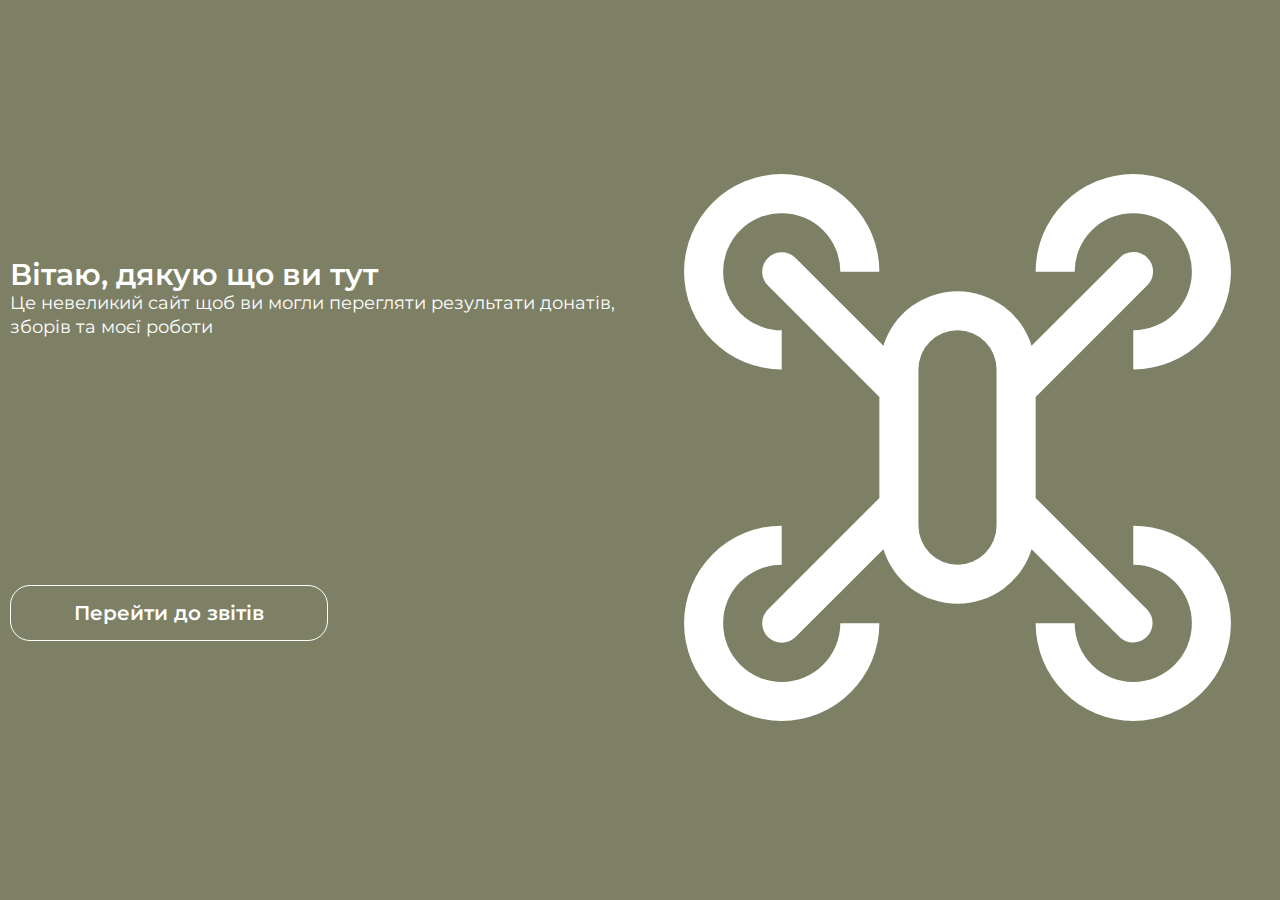
<file: index.html>
<!DOCTYPE html>
<html lang="en">
  <head>
    <meta charset="UTF-8" />
    <meta name="viewport" content="width=device-width, initial-scale=1.0" />
    <title>Drone for V</title>
    <link rel="stylesheet" href="/static/css/style.css">
    <link rel="preconnect" href="https://fonts.googleapis.com">
    <link rel="preconnect" href="https://fonts.gstatic.com" crossorigin>
    <link href="https://fonts.googleapis.com/css2?family=Montserrat:ital,wght@0,100..900;1,100..900&display=swap" rel="stylesheet">
  </head>
  <body>
    <!-- <header class="header"></header> -->
    <main class="main main-index">
      <div class="container">
        <div class="main__wrapper">
          <div class="main__text">
            <div class="main__text-wrapper">
              <h2 class="main__title page-title">Вітаю, дякую що ви тут</h2>
              <p class="main__descr page-descr">Це невеликий сайт щоб ви могли перегляти результати донатів, зборів та моєї роботи</p>
            </div>
            <div class="main__button">
              <a class="main__button-link" href="/reports.html">Перейти до звітів</a>
            </div>
          </div>
          <div class="main__decoration">
            <img class="main__decoration-img" src="/static/img//drone-svgrepo-com.svg" alt="decoration">
          </div>
        </div>
      </div>
    </main>
    <!-- <footer class="footer"></footer> -->
  </body>
</html>
</file>
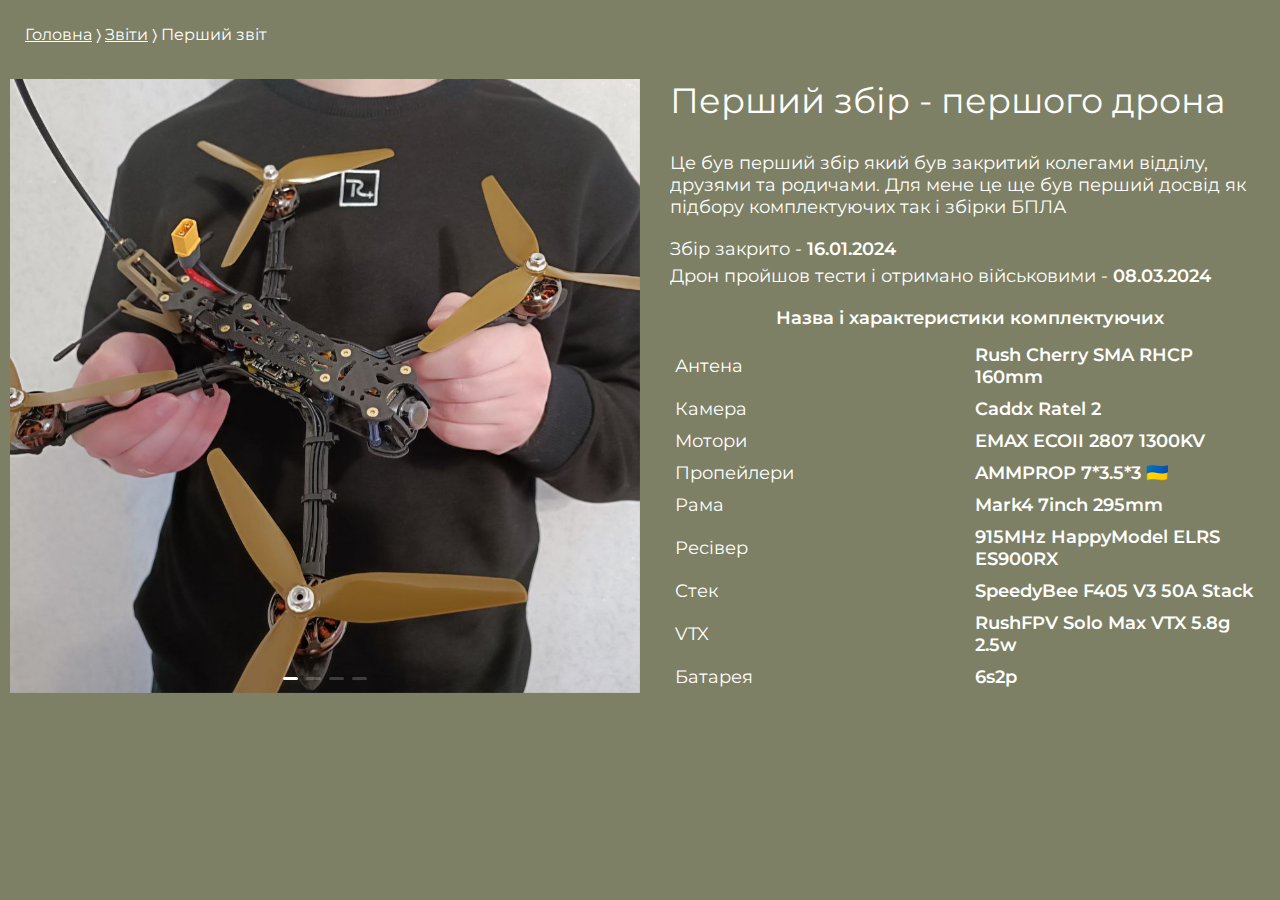
<file: report_1.html>
<!DOCTYPE html>
<html lang="en">
  <head>
    <meta charset="UTF-8" />
    <meta name="viewport" content="width=device-width, initial-scale=1.0" />
    <title>Drone for V</title>
    <link rel="stylesheet" href="https://cdn.jsdelivr.net/npm/swiper@11/swiper-bundle.min.css" />
    <link rel="stylesheet" href="/static/css/style.css">
    <link rel="preconnect" href="https://fonts.googleapis.com">
    <link rel="preconnect" href="https://fonts.gstatic.com" crossorigin>
    <link href="https://fonts.googleapis.com/css2?family=Montserrat:ital,wght@0,100..900;1,100..900&display=swap" rel="stylesheet">
  </head>
  <body>
    <!-- <header class="header"></header> -->
    <main class="main main-first-rp">
        <nav class="breadcrumb">
            <ul class="breadcrumb__list">
                <li class="breadcrumb__item"><a class="breadcrumb__link" href="/index.html">Головна</a></li>
                <li class="breadcrumb__item"><a class="breadcrumb__link" href="/reports.html">Звіти</a></li>
                <li class="breadcrumb__item"><span class="breadcrumb__page">Перший звіт</span></li>
            </ul>
        </nav>
      <div class="container">
        <section class="first-rp">
            <div class="first-rp__wrapper">
                <div class="first-rp__slider">
                    <div class="swiper mySwiper">
                        <div class="swiper-wrapper">
                            <div class="swiper-slide">
                                <img class="swiper-slide-img" src="/static/img/photo_2024-02-25_12-44-21.jpg" alt="">
                            </div>
                            <div class="swiper-slide">
                                <img class="swiper-slide-img" src="/static/img/photo_2024-02-25_12-44-212.jpg" alt="">
                            </div>
                            <div class="swiper-slide">
                                <img class="swiper-slide-img" src="/static/img/photo_2024-02-25_12-44-21 (2).jpg" alt="">
                            </div>
                            <div class="swiper-slide">
                                <img class="swiper-slide-img" src="/static/img/photo_2024-02-25_12-44-21 (3).jpg" alt="">
                            </div>
                        </div>
                        <div class="swiper-pagination"></div>
                    </div>
                </div>
                <div class="first-rp__table">
                    <h3 class="first-rp__table-title">Перший збір - першого дрона</h3>
                    <p class="first-rp__table-descr">
                        Це був перший збір який був закритий колегами відділу, друзями та родичами. 
                        Для мене це ще був перший досвід як підбору комплектуючих так і збірки БПЛА
                    </p>
                    <ul class="first-rp__table-list">
                        <li class="first-rp__table-checkpoint">Збір закрито - <span class="span-w600">16.01.2024</span></li>
                        <li class="first-rp__table-checkpoint">Дрон пройшов тести і отримано військовими - <span class="span-w600">08.03.2024</span></li>
                    </ul>
                    <div class="table" role="region" tabindex="0">
                        <table>
                            <caption class="table__caption">Назва і характеристики комплектуючих</caption>
                            <tbody>
                                <tr>
                                    <td>Антена</td>
                                    <td>Rush Cherry SMA RHCP 160mm</td>
                                </tr>
                                <tr>
                                    <td>Камера</td>
                                    <td>Caddx Ratel 2</td>
                                </tr>
                                <tr>
                                    <td>Мотори</td>
                                    <td>EMAX ECOII 2807 1300KV</td>
                                </tr>
                                <tr>
                                    <td>Пропейлери</td>
                                    <td>AMMPROP 7*3.5*3 🇺🇦</td>
                                </tr>
                                <tr>
                                    <td>Рама</td>
                                    <td>Mark4 7inch 295mm</td>
                                </tr>
                                <tr>
                                    <td>Ресівер</td>
                                    <td>915MHz HappyModel ELRS ES900RX</td>
                                </tr>
                                <tr>
                                    <td>Стек</td>
                                    <td>SpeedyBee F405 V3 50A Stack</td>
                                </tr>
                                <tr>
                                    <td>VTX</td>
                                    <td>RushFPV Solo Max VTX 5.8g 2.5w</td>
                                </tr>
                                <tr>
                                    <td>Батарея</td>
                                    <td>6s2p&nbsp;</td>
                                </tr>
                            </tbody>
                        </table>
                    </div>
                </div>
            </div>

        </section>
      </div>
    </main>
    <!-- <footer class="footer"></footer> -->

    <script src="https://cdn.jsdelivr.net/npm/swiper@11/swiper-bundle.min.js"></script>
    <script src="/js/main.js"></script>

  </body>
</html>
</file>
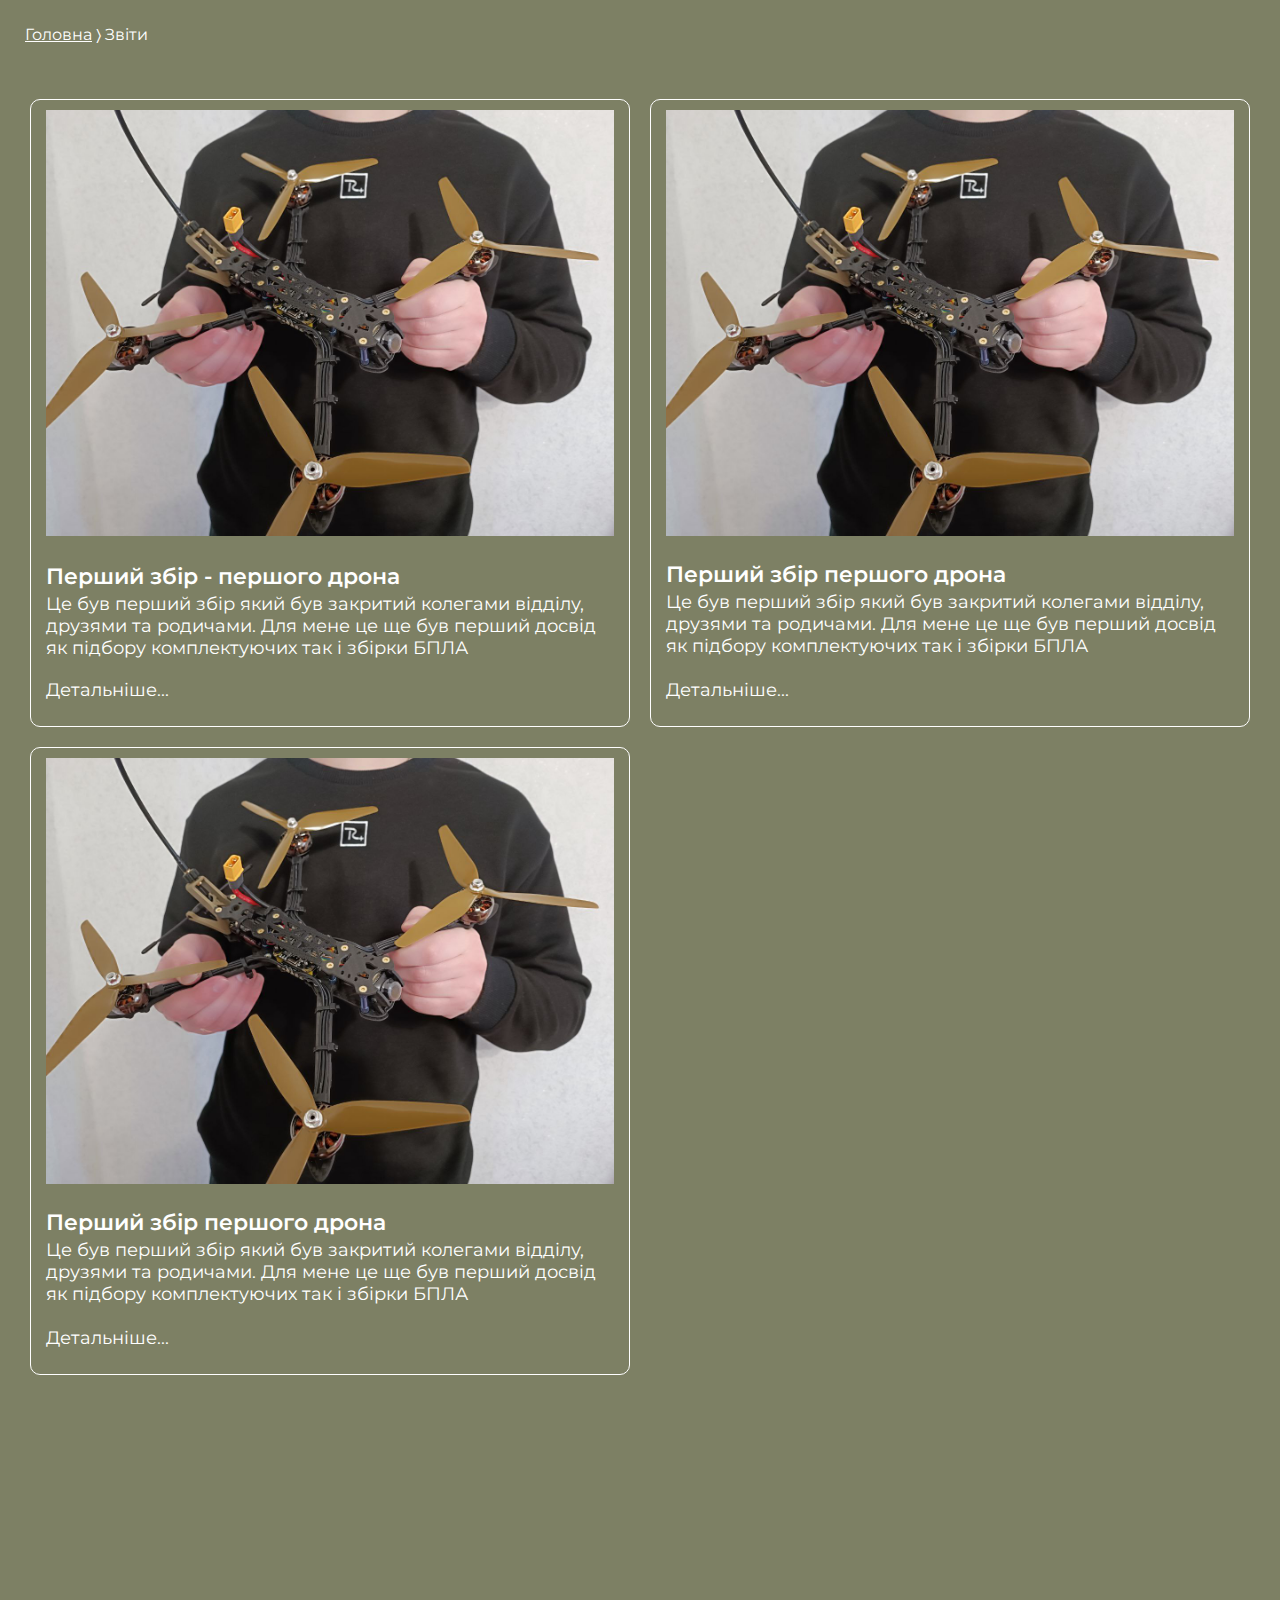
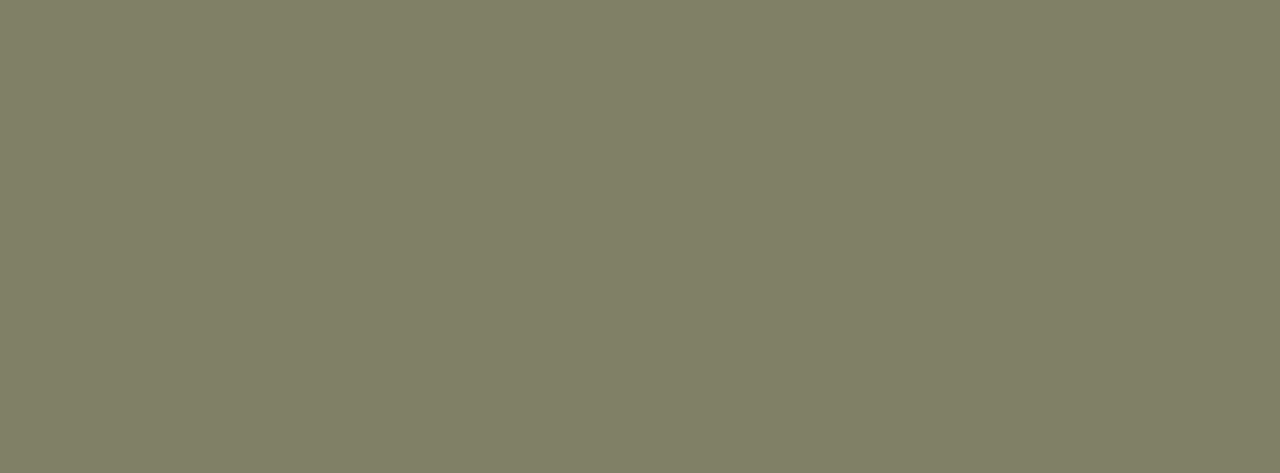
<file: reports.html>
<!DOCTYPE html>
<html lang="en">
  <head>
    <meta charset="UTF-8" />
    <meta name="viewport" content="width=device-width, initial-scale=1.0" />
    <title>Drone for V</title>
    <link rel="stylesheet" href="/static/css/style.css">
    <link rel="preconnect" href="https://fonts.googleapis.com">
    <link rel="preconnect" href="https://fonts.gstatic.com" crossorigin>
    <link href="https://fonts.googleapis.com/css2?family=Montserrat:ital,wght@0,100..900;1,100..900&display=swap" rel="stylesheet">
  </head>
  <body>
    <!-- <header class="header"></header> -->
    
    <main class="main main-reports">
      <nav class="breadcrumb">
        <ul class="breadcrumb__list">
          <li class="breadcrumb__item"><a class="breadcrumb__link" href="/index.html">Головна</a></li>
          <li class="breadcrumb__item"><span class="breadcrumb__page">Звіти</span></li>
        </ul>
      </nav>
      <section class="reports">
        <div class="container">
          <div class="reports__wrapper">
            <div class="reports__item">
              <a class="reports__item-photo" href="/report_1.html">
                <img class="reports__item-photo" src="/static/img/photo_2024-02-25_12-44-21.jpg" alt="">
              </a>
              <div class="reports__item-text">
                <h3 class="reports__item-title box-title">Перший збір - першого дрона</h3>
                <p class="reports__item-decription">
                  Це був перший збір який був закритий колегами відділу, друзями та родичами. 
                  Для мене це ще був перший досвід як підбору комплектуючих так і збірки БПЛА
                </p>
              </div>
              <a class="reports__item-btn button" href="/report_1.html">Детальніше...</a>
            </div>
            <div class="reports__item">
              <img class="reports__item-photo" src="/static/img/photo_2024-02-25_12-44-21.jpg" alt="">
              <div class="reports__item-text">
                <h3 class="reports__item-title box-title">Перший збір першого дрона</h3>
                <p class="reports__item-decription">
                  Це був перший збір який був закритий колегами відділу, друзями та родичами. 
                  Для мене це ще був перший досвід як підбору комплектуючих так і збірки БПЛА
                </p>
              </div>
              <a class="reports__item-btn button" href="#">Детальніше...</a>
            </div>
            <div class="reports__item">
              <img class="reports__item-photo" src="/static/img/photo_2024-02-25_12-44-21.jpg" alt="">
              <div class="reports__item-text">
                <h3 class="reports__item-title box-title">Перший збір першого дрона</h3>
                <p class="reports__item-decription">
                  Це був перший збір який був закритий колегами відділу, друзями та родичами. 
                  Для мене це ще був перший досвід як підбору комплектуючих так і збірки БПЛА
                </p>
              </div>
              <a class="reports__item-btn button" href="#">Детальніше...</a>
            </div>
          </div>
        </div>
      </section>
      <div class="container">
          
      </div>
    </main>
    <!-- <footer class="footer"></footer> -->
  </body>
</html>
</file>
<file: static/css/style.css>
@charset "UTF-8";
*,
*::after,
*::before {
  box-sizing: border-box;
}

ul,
ol,
li {
  padding: 0;
  margin: 0;
  list-style: none;
}

h1,
h2,
h3,
h4,
h5,
h6 {
  margin: 0;
  padding: 0;
  font-weight: inherit;
  font-size: inherit;
}

a {
  text-decoration: none;
  color: inherit;
}

p {
  margin: 0;
}

body {
  font-family: "Montserrat";
  font-size: 18px;
  font-weight: 400;
  color: #fff;
  margin: 0;
}

.page-title {
  font-size: 30px;
  font-weight: 600;
  line-height: 32px;
}

.box-title {
  font-size: 22px;
  font-weight: 600;
  line-height: 32px;
}

.page-descr {
  line-height: 24px;
}

.breadcrumb {
  font-size: 16px;
  padding: 15px;
}
.breadcrumb__list {
  display: flex;
  align-items: center;
}
.breadcrumb__item {
  position: relative;
}
.breadcrumb__item:not(:last-child)::after {
  margin: 0 0.25rem;
  content: "〉";
}
.breadcrumb__item:not(:last-child):hover {
  color: #d9d9d9;
}
.breadcrumb__link {
  text-decoration: underline;
}

.span-w600 {
  font-weight: 600;
}

.container {
  max-width: 1280px;
  margin: 0 auto;
}

.main {
  background: #7d8064;
  min-height: 100vh;
  padding: 10px;
}
.main__wrapper {
  display: flex;
  justify-content: space-between;
}
.main__decoration-img {
  max-width: 100%;
  height: auto;
}
.main__text {
  display: flex;
  flex-direction: column;
  justify-content: space-around;
}
.main__button-link {
  display: inline-block;
  width: 50%;
  font-size: 20px;
  font-weight: 600;
  text-align: center;
  border: solid 1px #fff;
  border-radius: 20px;
  padding: 15px;
  transition: all 0.3s;
}
.main__button-link:hover {
  width: 80%;
  background-color: #fff;
  color: #7d8064;
}

.main-reports {
  display: block;
}

.main-index {
  display: flex;
  align-items: center;
}

.reports {
  padding: 40px 20px;
}
.reports__wrapper {
  display: grid;
  grid-template-columns: repeat(2, 1fr);
  grid-template-rows: repeat(3, 3fr);
  gap: 20px;
}
.reports__item {
  padding: 10px 15px 25px;
  border: solid 1px #fff;
  border-radius: 10px;
  display: flex;
  flex-direction: column;
  gap: 20px;
  justify-content: space-between;
}
.reports__item-photo {
  width: 100%;
  height: auto;
}

.first-rp {
  padding: 20px 0;
}
.first-rp__wrapper {
  display: flex;
  gap: 30px;
}
.first-rp__table {
  overflow: auto;
  width: 50%;
}
.first-rp__table-list {
  display: flex;
  flex-direction: column;
  gap: 5px;
  margin-bottom: 20px;
}
.first-rp__table-title {
  font-size: 35px;
  margin-bottom: 30px;
}
.first-rp__table-descr {
  margin-bottom: 20px;
}
.first-rp__slider {
  width: 50%;
}
.first-rp__slider-img {
  width: 100%;
  height: auto;
}

.table__caption {
  caption-side: top;
  padding-bottom: 10px;
  font-weight: 600;
}
.table table {
  height: 100%;
  width: 100%;
  table-layout: fixed;
  border-collapse: collapse;
  border-spacing: 1px;
  text-align: left;
}
.table th, .table td {
  color: #fff;
  padding: 5px;
}
.table td:last-child {
  font-weight: 600;
}

.swiper {
  width: 100%;
  height: 100%;
}

.swiper-slide {
  text-align: center;
  font-size: 18px;
  background: #fff;
  display: flex;
  justify-content: center;
  align-items: center;
}

.swiper-slide img {
  display: block;
  width: 100%;
  height: 100%;
  -o-object-fit: cover;
     object-fit: cover;
}

.swiper-pagination-bullet {
  background-color: #fff;
  width: 15px;
  height: 3px;
  border-radius: 5px;
}

@media (max-width: 1020px) {
  .main__wrapper {
    flex-direction: column;
    justify-content: center;
    gap: 50px;
  }
  .main__text {
    align-items: center;
    gap: 20px;
  }
  .main__title {
    margin-bottom: 20px;
  }
  .main__button {
    width: 100%;
  }
  .main__button-link {
    width: 100%;
  }
  .main__button-link:hover {
    width: 100%;
  }
  .first-rp__wrapper {
    flex-wrap: wrap;
    justify-content: center;
  }
  .first-rp__table, .first-rp__slider {
    width: 100%;
  }
}
@media (max-width: 720px) {
  .reports {
    padding: 20px 10px;
  }
  .reports__wrapper {
    grid-template-columns: 1fr;
  }
  .reports__item-decription, .reports__item-btn {
    font-size: 16px;
  }
}/*# sourceMappingURL=style.css.map */
</file>
